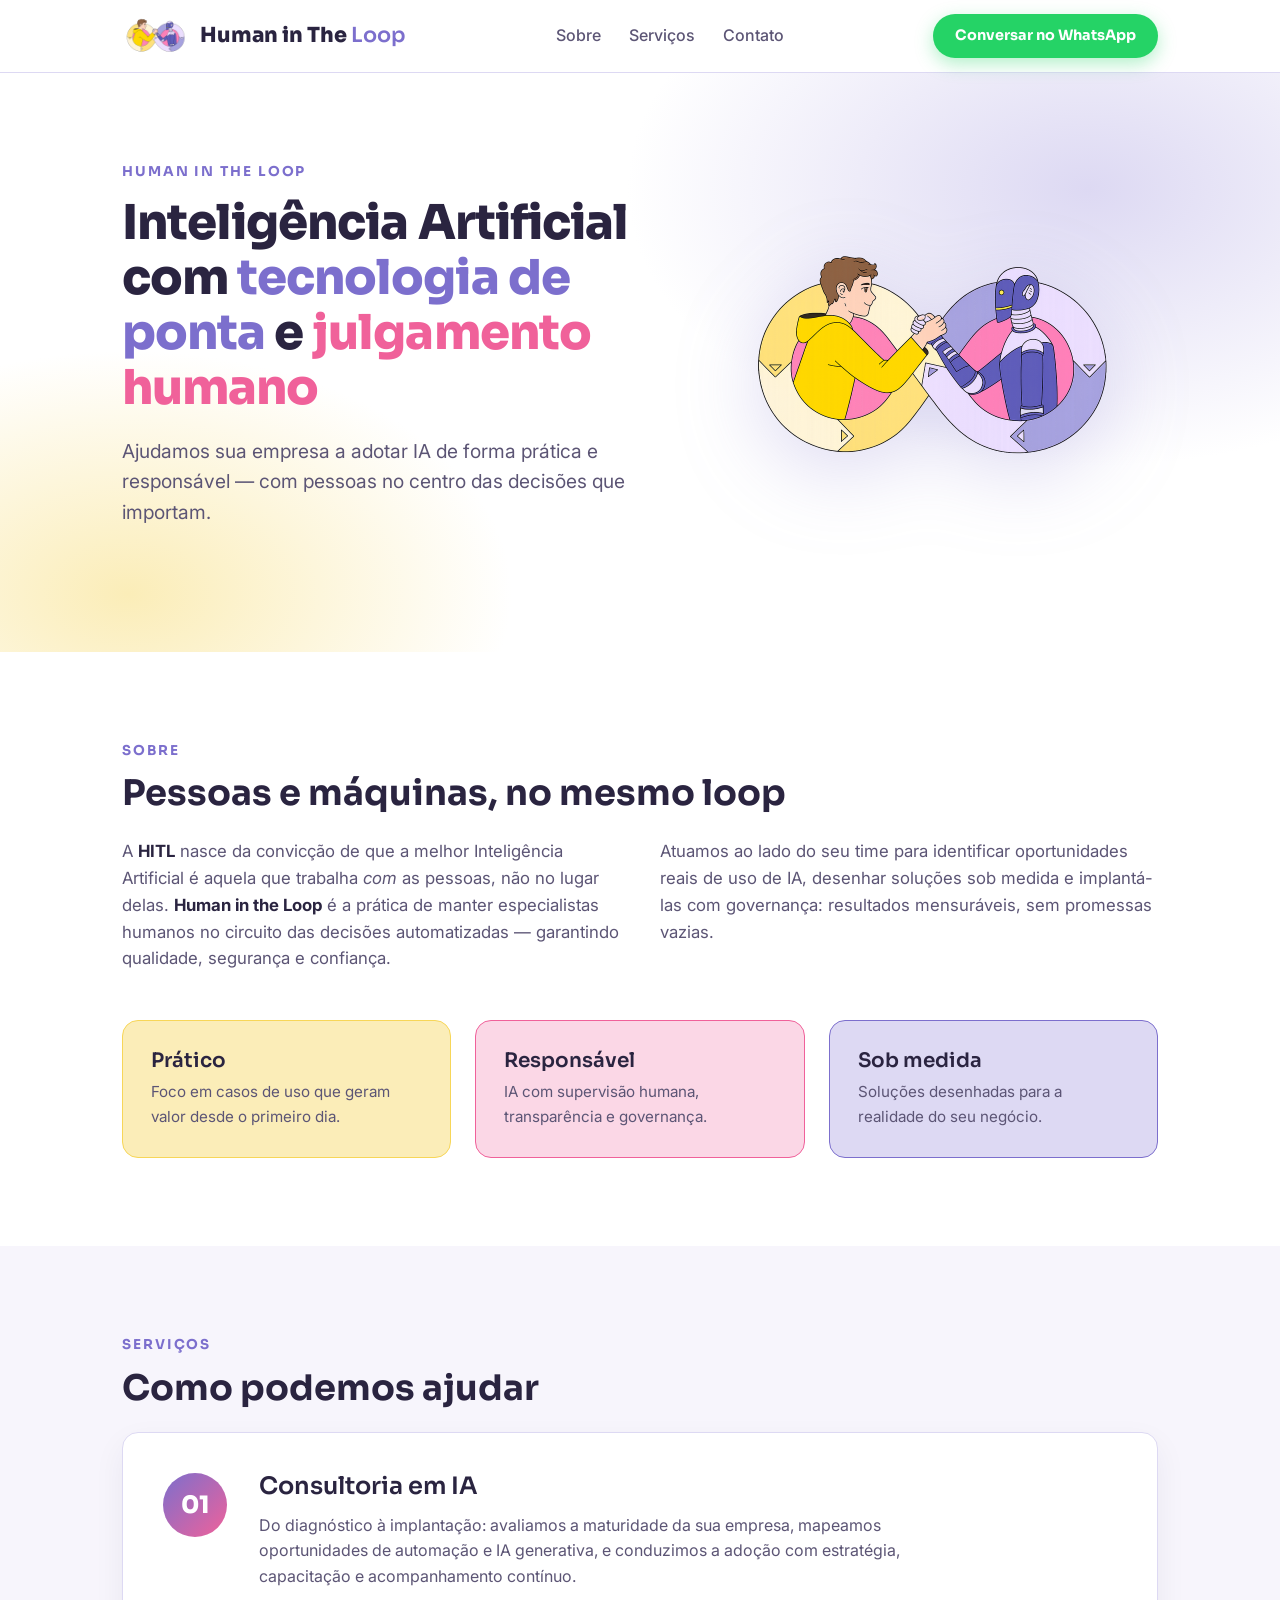
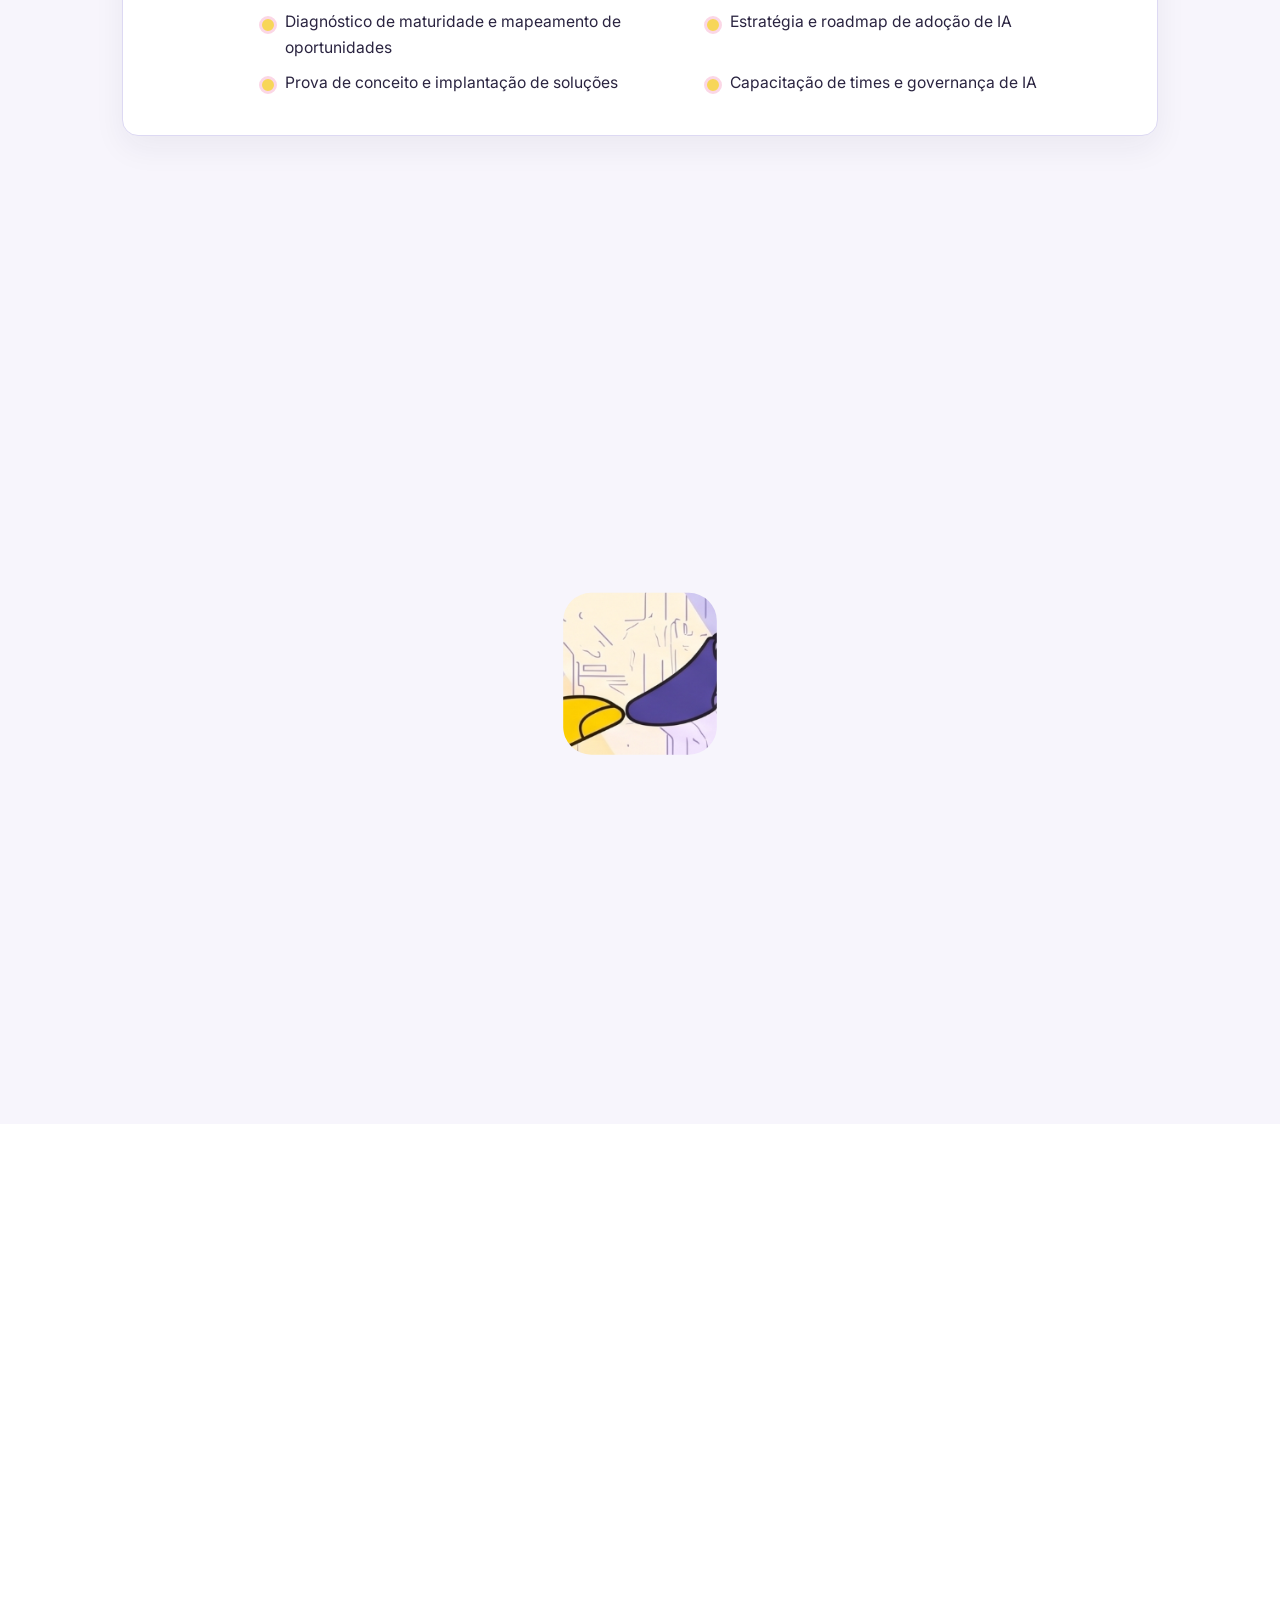
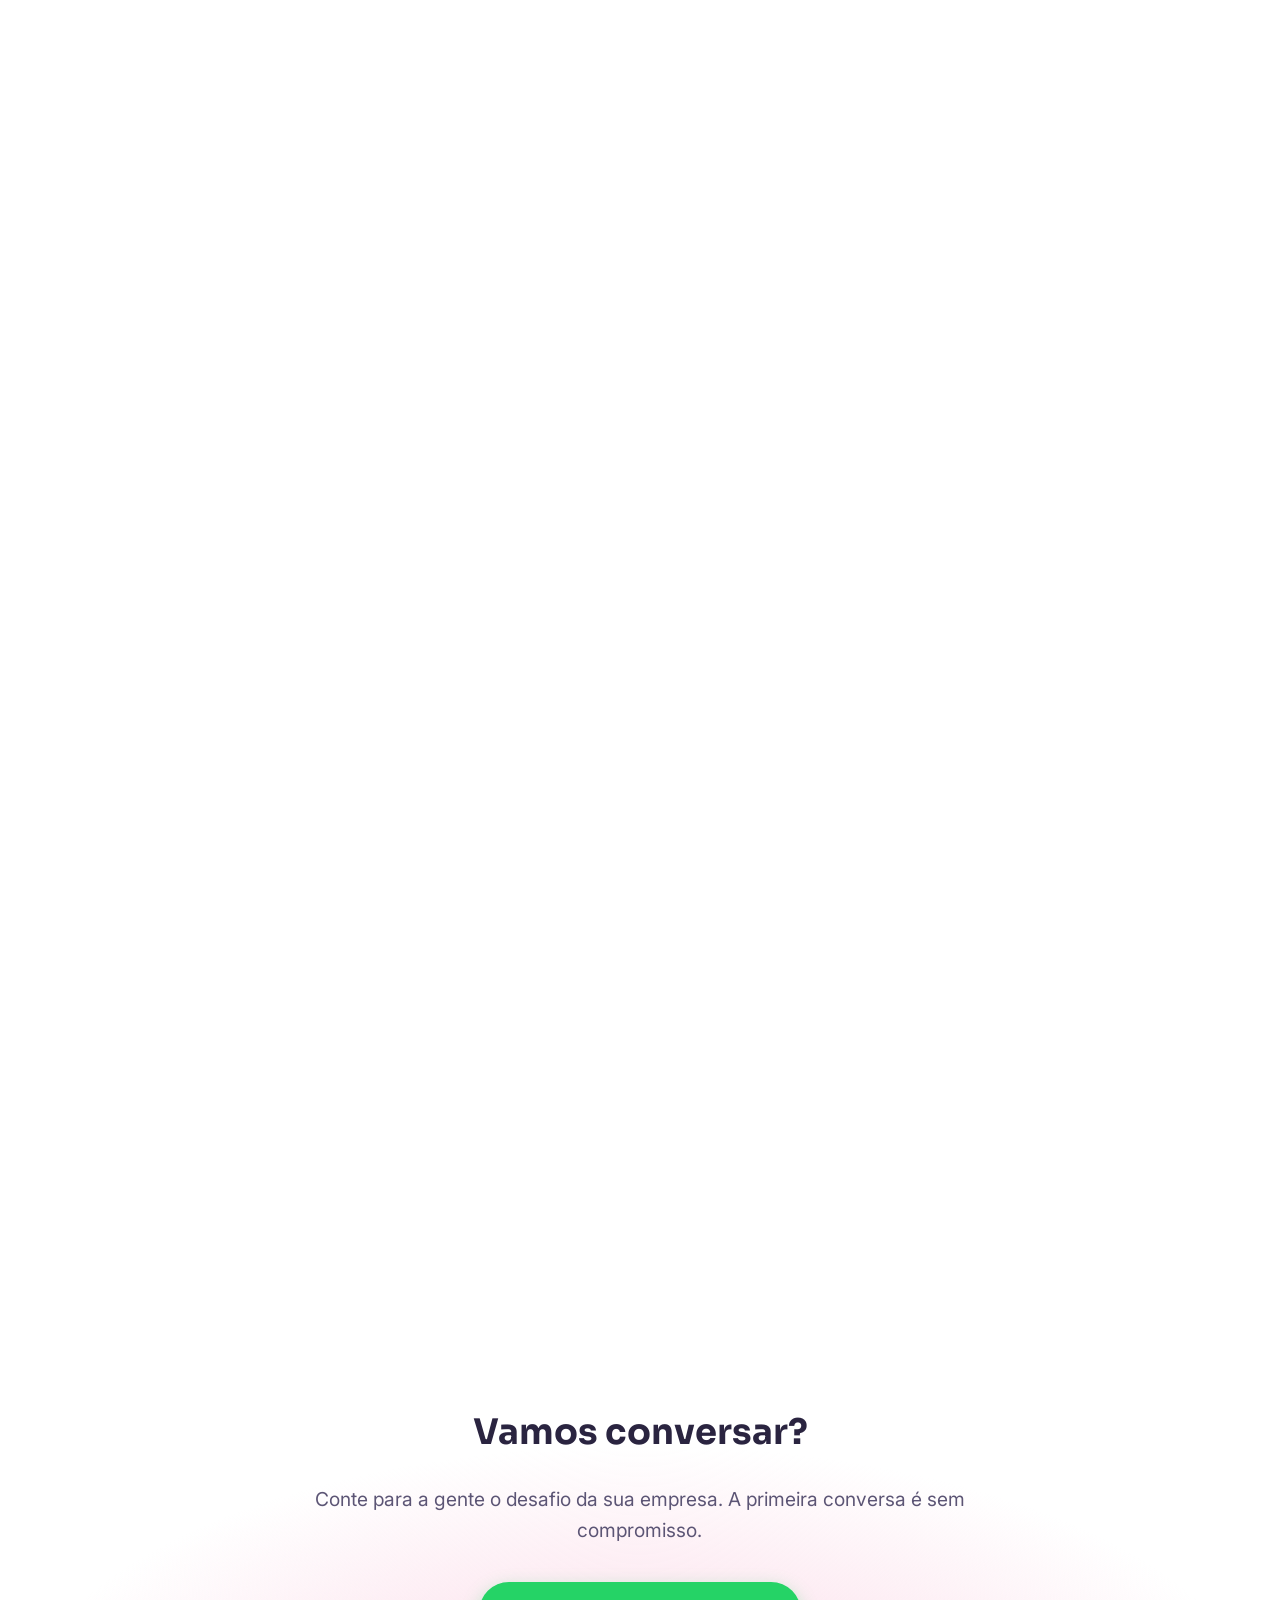
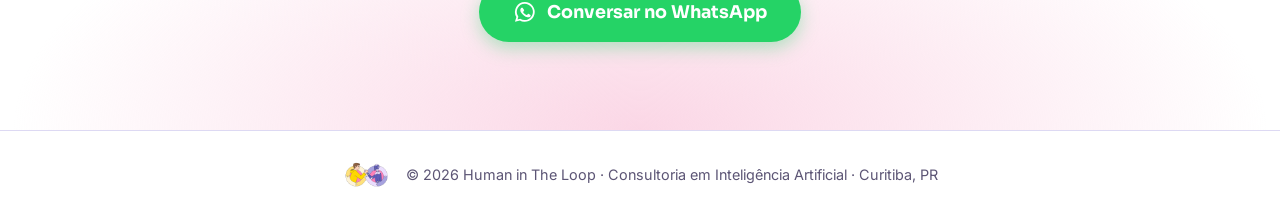
<file: index.html>
<!DOCTYPE html>
<html lang="pt-BR">
<head>
  <meta charset="UTF-8">
  <meta name="viewport" content="width=device-width, initial-scale=1.0">
  <title>HITL — Human in the Loop | Consultoria em IA</title>
  <meta name="description" content="HITL — Human in the Loop. Consultoria em Inteligência Artificial que une o melhor da tecnologia com o julgamento humano.">
  <link rel="canonical" href="https://hitl.com.br/">
  <meta property="og:type" content="website">
  <meta property="og:url" content="https://hitl.com.br/">
  <meta property="og:site_name" content="Human in The Loop">
  <meta property="og:title" content="Human in The Loop — Consultoria em IA">
  <meta property="og:description" content="Inteligência Artificial com tecnologia de ponta e julgamento humano. Consultoria em IA prática e responsável, com pessoas no centro das decisões.">
  <meta property="og:image" content="https://hitl.com.br/og-image.jpg">
  <meta property="og:image:width" content="1200">
  <meta property="og:image:height" content="630">
  <meta property="og:locale" content="pt_BR">
  <meta name="twitter:card" content="summary_large_image">
  <link rel="icon" type="image/png" href="Human-in-the-Loop_new1_transparent_150.png">
  <link rel="preconnect" href="https://fonts.googleapis.com">
  <link rel="preconnect" href="https://fonts.gstatic.com" crossorigin>
  <link href="https://fonts.googleapis.com/css2?family=Sora:wght@400;600;700;800&family=Inter:wght@400;500;600&display=swap" rel="stylesheet">
  <link rel="stylesheet" href="styles.css">
  <script src="script.js" defer></script>
</head>
<body>

  <header class="topbar">
    <div class="container topbar-inner">
      <a href="#" class="brand">
        <img src="Human-in-the-Loop_new1_transparent_150.png" alt="Logomarca HITL — Human in the Loop" class="brand-logo">
        <span class="brand-name">Human in The <span class="brand-dot">Loop</span></span>
      </a>
      <nav class="nav">
        <a href="#sobre">Sobre</a>
        <a href="#servicos">Serviços</a>
        <a href="#contato">Contato</a>
      </nav>
      <a href="https://wa.me/5541999999999" class="btn btn-primary btn-sm" target="_blank" rel="noopener">
        Conversar no WhatsApp
      </a>
    </div>
  </header>

  <main>

    <!-- HERO -->
    <section class="hero">
      <div class="container hero-inner">
        <div class="hero-copy">
          <p class="eyebrow">Human in the Loop</p>
          <h1>Inteligência Artificial com <span class="hl-purple">tecnologia de ponta</span> e <span class="hl-pink">julgamento humano</span></h1>
          <p class="lead">
            Ajudamos sua empresa a adotar IA de forma prática e responsável —
            com pessoas no centro das decisões que importam.
          </p>
        </div>
        <div class="hero-art">
          <img src="Human-in-the-Loop_new1_transparent_400.png"
               srcset="Human-in-the-Loop_new1_transparent_300.png 300w, Human-in-the-Loop_new1_transparent_400.png 400w"
               sizes="(max-width: 900px) 300px, 400px"
               alt="Ilustração: humano e robô unindo as mãos em um loop infinito" width="400">
        </div>
      </div>
    </section>

    <!-- SOBRE -->
    <section id="sobre" class="section">
      <div class="container">
        <p class="eyebrow">Sobre</p>
        <h2>Pessoas e máquinas, no mesmo loop</h2>
        <div class="sobre-grid">
          <p>
            A <strong>HITL</strong> nasce da convicção de que a melhor Inteligência Artificial
            é aquela que trabalha <em>com</em> as pessoas, não no lugar delas.
            <strong>Human in the Loop</strong> é a prática de manter especialistas humanos
            no circuito das decisões automatizadas — garantindo qualidade, segurança e confiança.
          </p>
          <p>
            Atuamos ao lado do seu time para identificar oportunidades reais de uso de IA,
            desenhar soluções sob medida e implantá-las com governança:
            resultados mensuráveis, sem promessas vazias.
          </p>
        </div>
        <div class="valores">
          <div class="valor card-yellow">
            <h3>Prático</h3>
            <p>Foco em casos de uso que geram valor desde o primeiro dia.</p>
          </div>
          <div class="valor card-pink">
            <h3>Responsável</h3>
            <p>IA com supervisão humana, transparência e governança.</p>
          </div>
          <div class="valor card-purple">
            <h3>Sob medida</h3>
            <p>Soluções desenhadas para a realidade do seu negócio.</p>
          </div>
        </div>
      </div>
    </section>

    <!-- SERVIÇOS -->
    <section id="servicos" class="section section-alt">
      <div class="container">
        <p class="eyebrow">Serviços</p>
        <h2>Como podemos ajudar</h2>
        <div class="servico">
          <div class="servico-badge">01</div>
          <div class="servico-body">
            <h3>Consultoria em IA</h3>
            <p>
              Do diagnóstico à implantação: avaliamos a maturidade da sua empresa,
              mapeamos oportunidades de automação e IA generativa, e conduzimos
              a adoção com estratégia, capacitação e acompanhamento contínuo.
            </p>
            <ul class="servico-lista">
              <li>Diagnóstico de maturidade e mapeamento de oportunidades</li>
              <li>Estratégia e roadmap de adoção de IA</li>
              <li>Prova de conceito e implantação de soluções</li>
              <li>Capacitação de times e governança de IA</li>
            </ul>
          </div>
        </div>
      </div>
    </section>

    <!-- REVELAÇÃO -->
    <section class="reveal" aria-label="Ilustração: mão humana e mão robótica se tocando">
      <div class="reveal-sticky">
        <img src="handshakep_1920.png" alt="Mão humana e mão robótica prestes a se tocar, sobre fundo de circuitos" class="reveal-img">
      </div>
    </section>

    <!-- CONTATO -->
    <section id="contato" class="section contato">
      <div class="container contato-inner">
        <h2>Vamos conversar?</h2>
        <p class="lead">
          Conte para a gente o desafio da sua empresa.
          A primeira conversa é sem compromisso.
        </p>
        <a href="https://wa.me/5541999999999" class="btn btn-primary btn-lg" target="_blank" rel="noopener">
          <svg class="icon-wa" viewBox="0 0 24 24" aria-hidden="true"><path fill="currentColor" d="M12 2a10 10 0 0 0-8.6 15.1L2 22l5-1.3A10 10 0 1 0 12 2m0 1.8a8.2 8.2 0 1 1-4.2 15.3l-.3-.2-2.9.8.8-2.9-.2-.3A8.2 8.2 0 0 1 12 3.8m-3 4.1c-.2 0-.5.1-.7.3-.2.3-.9.9-.9 2.1s.9 2.5 1 2.6c.1.2 1.8 2.8 4.4 3.9 2.2.9 2.6.7 3.1.7.5-.1 1.5-.6 1.7-1.2.2-.6.2-1.1.2-1.2-.1-.1-.2-.2-.5-.3l-1.7-.8c-.2-.1-.4-.1-.6.1l-.8 1c-.1.2-.3.2-.5.1a6.7 6.7 0 0 1-2-1.2 7.5 7.5 0 0 1-1.4-1.7c-.1-.2 0-.4.1-.5l.5-.6c.2-.2.2-.3.3-.5.1-.2 0-.4 0-.5L10 8.3c-.2-.3-.3-.4-.5-.4z"/></svg>
          Conversar no WhatsApp
        </a>
      </div>
    </section>

  </main>

  <footer class="footer">
    <div class="container footer-inner">
      <img src="Human-in-the-Loop_new1_transparent_150.png" alt="" class="footer-logo">
      <p>© 2026 Human in The Loop · Consultoria em Inteligência Artificial · Curitiba, PR</p>
    </div>
  </footer>

</body>
</html>
</file>
<file: styles.css>
/* ===== HITL — hitl.com.br ===== */

:root {
  --yellow: #F7D658;
  --yellow-soft: #FBEDB8;
  --pink: #F0619A;
  --pink-soft: #FBD7E6;
  --purple: #7C6FCD;
  --purple-soft: #DDD9F3;
  --ink: #2A2440;
  --ink-muted: #5C5575;
  --bg: #FFFFFF;
  --bg-alt: #F7F5FC;
  --wa-green: #25D366;
  --wa-green-dark: #1DA851;
  --radius: 16px;
  --font-display: "Sora", sans-serif;
  --font-body: "Inter", sans-serif;
}

* { margin: 0; padding: 0; box-sizing: border-box; }

html { scroll-behavior: smooth; }

body {
  font-family: var(--font-body);
  color: var(--ink);
  background: var(--bg);
  line-height: 1.6;
}

.container {
  max-width: 1100px;
  margin: 0 auto;
  padding: 0 32px;
}

h1, h2, h3 { font-family: var(--font-display); line-height: 1.15; }

h1 { font-size: 3rem; font-weight: 800; letter-spacing: -0.02em; }
h2 { font-size: 2.2rem; font-weight: 700; margin-bottom: 24px; }
h3 { font-size: 1.25rem; font-weight: 600; }

.eyebrow {
  font-family: var(--font-display);
  font-size: 0.85rem;
  font-weight: 700;
  text-transform: uppercase;
  letter-spacing: 0.14em;
  color: var(--purple);
  margin-bottom: 12px;
}

.lead {
  font-size: 1.2rem;
  color: var(--ink-muted);
  max-width: 34em;
}

.hl-purple { color: var(--purple); }
.hl-pink { color: var(--pink); }

/* ===== Buttons ===== */

.btn {
  display: inline-flex;
  align-items: center;
  gap: 10px;
  font-family: var(--font-display);
  font-weight: 700;
  text-decoration: none;
  border-radius: 999px;
  transition: transform 0.15s ease, box-shadow 0.15s ease, background 0.15s ease;
}

.btn-primary {
  background: var(--wa-green);
  color: #fff;
  box-shadow: 0 6px 18px rgba(37, 211, 102, 0.35);
}

.btn-primary:hover {
  background: var(--wa-green-dark);
  transform: translateY(-2px);
  box-shadow: 0 10px 24px rgba(37, 211, 102, 0.4);
}

.btn-sm { padding: 10px 22px; font-size: 0.9rem; }
.btn-lg { padding: 16px 34px; font-size: 1.1rem; }

.icon-wa { width: 1.35em; height: 1.35em; flex-shrink: 0; }

/* ===== Topbar ===== */

.topbar {
  position: sticky;
  top: 0;
  z-index: 20;
  background: rgba(255, 255, 255, 0.92);
  backdrop-filter: blur(8px);
  border-bottom: 1px solid var(--purple-soft);
}

.topbar-inner {
  display: flex;
  align-items: center;
  justify-content: space-between;
  gap: 24px;
  height: 72px;
}

.brand {
  display: flex;
  align-items: center;
  gap: 12px;
  text-decoration: none;
  color: var(--ink);
}

.brand-logo { height: 44px; width: auto; }

.brand-name {
  font-family: var(--font-display);
  font-weight: 800;
  font-size: 1.3rem;
}

.brand-dot { color: var(--purple); font-weight: 600; }

.nav { display: flex; gap: 28px; }

.nav a {
  font-weight: 500;
  text-decoration: none;
  color: var(--ink-muted);
  transition: color 0.15s ease;
}

.nav a:hover { color: var(--purple); }

/* ===== Hero ===== */

.hero {
  background:
    radial-gradient(ellipse 60% 80% at 85% 20%, var(--purple-soft) 0%, transparent 60%),
    radial-gradient(ellipse 50% 70% at 10% 90%, var(--yellow-soft) 0%, transparent 60%),
    var(--bg);
}

.hero-inner {
  display: grid;
  grid-template-columns: 1.15fr 1fr;
  align-items: center;
  gap: 48px;
  padding-top: 88px;
  padding-bottom: 88px;
}

.hero-copy h1 { margin: 0 0 20px; }

.hero-copy .lead { margin-bottom: 36px; }

.hero-art { text-align: center; }

.hero-art img {
  max-width: 100%;
  height: auto;
  filter: drop-shadow(0 20px 40px rgba(124, 111, 205, 0.25));
}

/* ===== Sections ===== */

.section { padding: 88px 0; }

.section-alt { background: var(--bg-alt); }

.sobre-grid {
  display: grid;
  grid-template-columns: 1fr 1fr;
  gap: 40px;
  font-size: 1.05rem;
  color: var(--ink-muted);
  margin-bottom: 48px;
}

.sobre-grid strong { color: var(--ink); }

.valores {
  display: grid;
  grid-template-columns: repeat(3, 1fr);
  gap: 24px;
}

.valor {
  border-radius: var(--radius);
  padding: 28px;
  border: 1px solid transparent;
}

.valor h3 { margin-bottom: 8px; }

.valor p { color: var(--ink-muted); font-size: 0.95rem; }

.card-yellow { background: var(--yellow-soft); border-color: var(--yellow); }
.card-pink   { background: var(--pink-soft);   border-color: var(--pink); }
.card-purple { background: var(--purple-soft); border-color: var(--purple); }

/* ===== Serviço ===== */

.servico {
  display: flex;
  gap: 32px;
  background: var(--bg);
  border: 1px solid var(--purple-soft);
  border-radius: var(--radius);
  padding: 40px;
  box-shadow: 0 12px 32px rgba(42, 36, 64, 0.06);
}

.servico-badge {
  font-family: var(--font-display);
  font-size: 1.5rem;
  font-weight: 800;
  color: #fff;
  background: linear-gradient(135deg, var(--purple), var(--pink));
  width: 64px;
  height: 64px;
  border-radius: 50%;
  display: flex;
  align-items: center;
  justify-content: center;
  flex-shrink: 0;
}

.servico-body h3 { font-size: 1.5rem; margin-bottom: 12px; }

.servico-body > p { color: var(--ink-muted); margin-bottom: 20px; max-width: 42em; }

.servico-lista {
  list-style: none;
  display: grid;
  grid-template-columns: 1fr 1fr;
  gap: 10px 32px;
}

.servico-lista li {
  padding-left: 26px;
  position: relative;
  color: var(--ink);
  font-size: 0.98rem;
}

.servico-lista li::before {
  content: "";
  position: absolute;
  left: 0;
  top: 0.42em;
  width: 12px;
  height: 12px;
  border-radius: 50%;
  background: var(--yellow);
  border: 3px solid var(--pink-soft);
}

/* ===== Revelação (pin + zoom no scroll) ===== */

.reveal {
  /* altura extra = distância de rolagem "presa" enquanto o zoom acontece */
  height: 300vh;
}

.reveal-sticky {
  position: sticky;
  top: 0;
  height: 100vh;
  display: flex;
  align-items: center;
  justify-content: center;
  overflow: hidden;
  background: var(--bg-alt);
}

.reveal-img {
  width: 100vw;
  height: 100vh;
  object-fit: cover;
  /* janela inicial do recorte: imagem em tamanho real, só o centro visível */
  clip-path: inset(41% 44% round 28px);
  will-change: clip-path;
}

@media (prefers-reduced-motion: reduce) {
  .reveal { height: auto; }
  .reveal-sticky { position: static; height: auto; }
  .reveal-img { clip-path: none; height: auto; }
}

/* ===== Contato ===== */

.contato {
  background:
    radial-gradient(ellipse 70% 100% at 50% 100%, var(--pink-soft) 0%, transparent 70%),
    var(--bg);
}

.contato-inner {
  text-align: center;
  display: flex;
  flex-direction: column;
  align-items: center;
  gap: 8px;
}

.contato .lead { margin-bottom: 28px; }

/* ===== Footer ===== */

.footer {
  border-top: 1px solid var(--purple-soft);
  padding: 28px 0;
}

.footer-inner {
  display: flex;
  align-items: center;
  justify-content: center;
  gap: 16px;
  color: var(--ink-muted);
  font-size: 0.9rem;
}

.footer-logo { height: 32px; width: auto; }

/* ===== Responsivo (desktop-first) ===== */

@media (max-width: 900px) {
  h1 { font-size: 2.2rem; }
  h2 { font-size: 1.8rem; }

  .hero-inner {
    grid-template-columns: 1fr;
    padding-top: 56px;
    padding-bottom: 56px;
    text-align: center;
  }

  .hero-copy .lead { margin-left: auto; margin-right: auto; }

  .hero-art { order: -1; }
  .hero-art img { max-width: 300px; }

  .nav { display: none; }

  .section { padding: 56px 0; }

  .sobre-grid,
  .valores,
  .servico-lista { grid-template-columns: 1fr; }

  .servico { flex-direction: column; padding: 28px; }

  .footer-inner { flex-direction: column; text-align: center; }
}
</file>
